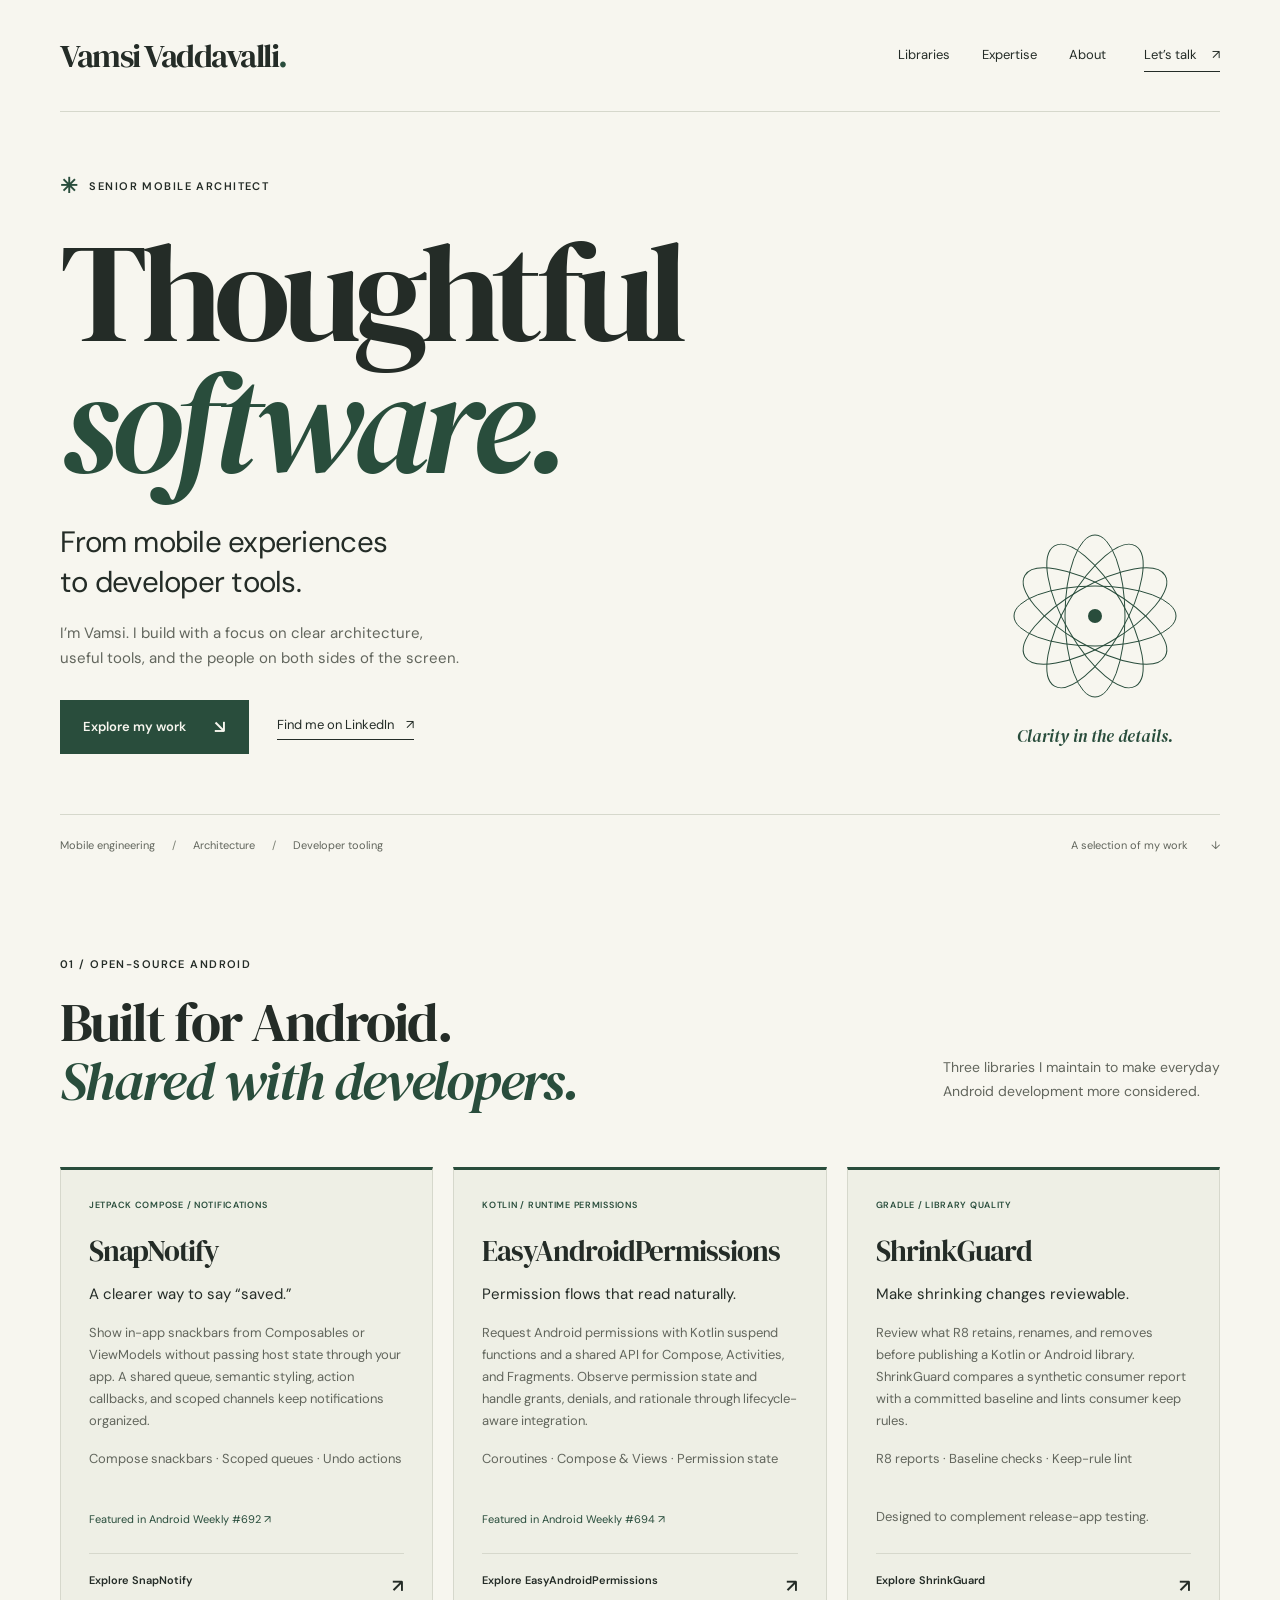
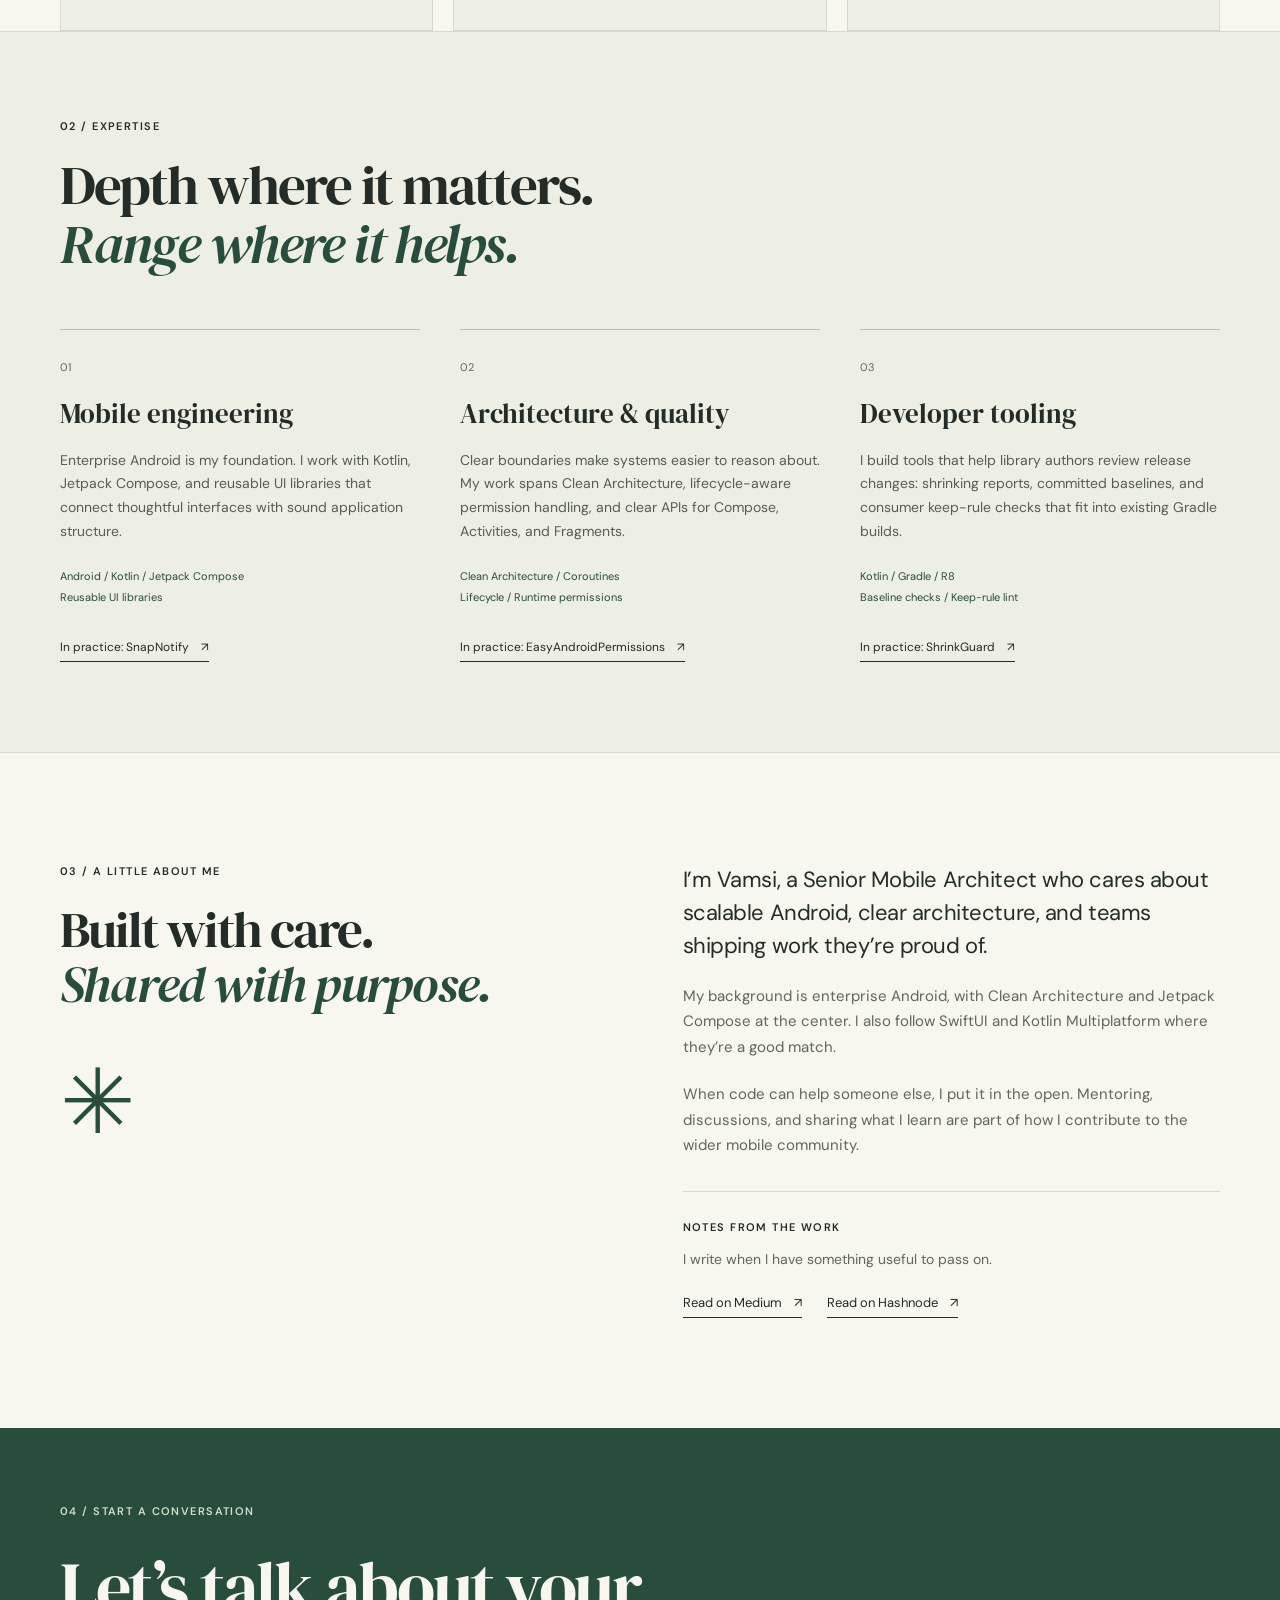
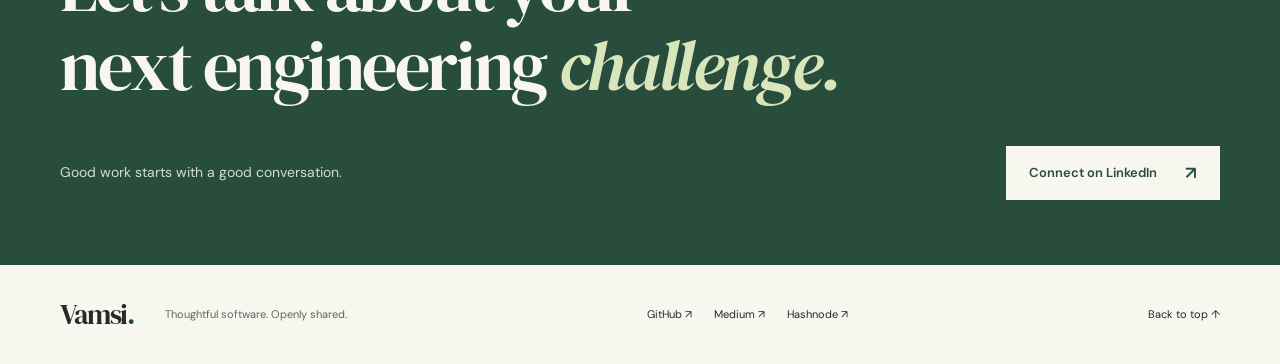
<file: index.html>
<!doctype html>
<html lang="en">
  <head>
    <meta charset="utf-8" />
    <meta name="viewport" content="width=device-width, initial-scale=1" />
    <meta name="theme-color" content="#f7f6ef" />
    <title>Vamsi — Senior Mobile Architect</title>
    <meta
      name="description"
      content="Vamsi is a Senior Mobile Architect building thoughtful mobile experiences, clear software architecture, and tools that help developers do their best work."
    />
    <link rel="canonical" href="https://ivamsi.github.io/" />
    <link rel="icon" href="/assets/favicon.svg" type="image/svg+xml" />
    <link
      rel="preload"
      href="/assets/fonts/dm-serif-display.woff2"
      as="font"
      type="font/woff2"
      crossorigin
    />
    <link
      rel="preload"
      href="/assets/fonts/dm-serif-display-italic.woff2"
      as="font"
      type="font/woff2"
      crossorigin
    />
    <link
      rel="preload"
      href="/assets/fonts/dm-sans-regular.woff2"
      as="font"
      type="font/woff2"
      crossorigin
    />
    <link rel="stylesheet" href="/styles.css" />
    <meta property="og:type" content="website" />
    <meta property="og:title" content="Vamsi — Thoughtful software." />
    <meta
      property="og:description"
      content="From mobile experiences to developer tools. Selected work by Vamsi, Senior Mobile Architect."
    />
    <meta property="og:url" content="https://ivamsi.github.io/" />
    <meta
      property="og:image"
      content="https://ivamsi.github.io/assets/social-preview.png"
    />
    <meta property="og:image:width" content="1200" />
    <meta property="og:image:height" content="630" />
    <meta
      property="og:image:alt"
      content="Vamsi. Thoughtful software. From mobile experiences to developer tools."
    />
    <meta name="twitter:card" content="summary_large_image" />
    <meta name="twitter:title" content="Vamsi — Thoughtful software." />
    <meta
      name="twitter:description"
      content="Mobile engineering, software architecture, and developer tooling."
    />
    <meta
      name="twitter:image"
      content="https://ivamsi.github.io/assets/social-preview.png"
    />
    <meta
      name="twitter:image:alt"
      content="Vamsi. Thoughtful software. From mobile experiences to developer tools."
    />
    <script type="application/ld+json">
      {
        "@context": "https://schema.org",
        "@type": "Person",
        "name": "Vamsi",
        "jobTitle": "Senior Mobile Architect",
        "url": "https://ivamsi.github.io/",
        "sameAs": [
          "https://github.com/iVamsi",
          "https://linkedin.com/in/ivamsi/",
          "https://medium.com/@Mobilecraft",
          "https://mobilecraft.hashnode.dev"
        ]
      }
    </script>
  </head>
  <body>
    <a class="skip-link" href="#main">Skip to content</a>
    <header class="site-header wrap">
      <a class="wordmark" href="/" aria-label="Vamsi Vaddavalli, home"
        >Vamsi Vaddavalli<span aria-hidden="true">.</span></a
      >
      <nav aria-label="Main navigation">
        <a href="#libraries">Libraries</a><a href="#expertise">Expertise</a><a href="#about">About</a
        ><a class="nav-contact" href="#contact"
          >Let’s talk <span aria-hidden="true">↗</span></a
        >
      </nav>
    </header>
    <main tabindex="-1" id="main">
      <section class="hero wrap" aria-labelledby="intro-title">
        <p class="eyebrow">
          <span class="small-star" aria-hidden="true">✳</span> Senior Mobile
          Architect
        </p>
        <h1 id="intro-title">Thoughtful<br /><em>software.</em></h1>
        <div class="hero-bottom">
          <div>
            <p class="hero-statement">
              From mobile experiences<br />to developer tools.
            </p>
            <p class="hero-description">
              I’m Vamsi. I build with a focus on clear architecture,<br
                class="desktop-break"
              />
              useful tools, and the people on both sides of the screen.
            </p>
            <div class="hero-actions">
              <a class="button" href="#libraries"
                >Explore my work <span aria-hidden="true">↘</span></a
              ><a class="text-link" href="https://linkedin.com/in/ivamsi/"
                >Find me on LinkedIn <span aria-hidden="true">↗</span></a
              >
            </div>
          </div>
          <div class="hero-mark" aria-hidden="true">
            <svg viewBox="0 0 180 180">
              <g fill="none" stroke="currentColor" stroke-width="1">
                <ellipse cx="90" cy="90" rx="81" ry="30" />
                <ellipse
                  cx="90"
                  cy="90"
                  rx="81"
                  ry="30"
                  transform="rotate(30 90 90)"
                />
                <ellipse
                  cx="90"
                  cy="90"
                  rx="81"
                  ry="30"
                  transform="rotate(60 90 90)"
                />
                <ellipse
                  cx="90"
                  cy="90"
                  rx="81"
                  ry="30"
                  transform="rotate(90 90 90)"
                />
                <ellipse
                  cx="90"
                  cy="90"
                  rx="81"
                  ry="30"
                  transform="rotate(120 90 90)"
                />
                <ellipse
                  cx="90"
                  cy="90"
                  rx="81"
                  ry="30"
                  transform="rotate(150 90 90)"
                />
              </g>
              <circle cx="90" cy="90" r="7" fill="currentColor" /></svg
            ><span>Clarity in the details.</span>
          </div>
        </div>
        <div class="hero-foot">
          <span
            >Mobile engineering <b aria-hidden="true">/</b> Architecture
            <b aria-hidden="true">/</b> Developer tooling</span
          ><span class="scroll-note"
            >A selection of my work <span aria-hidden="true">↓</span></span
          >
        </div>
      </section>
      <span id="work" aria-hidden="true"></span>
      <section
        id="libraries"
        class="libraries wrap"
        aria-labelledby="libraries-title"
      >
        <div class="section-heading">
          <div>
            <p class="eyebrow">01 / Open-source Android</p>
            <h2 id="libraries-title">
              Built for Android.<br /><em>Shared with developers.</em>
            </h2>
          </div>
          <p>
            Three libraries I maintain to make everyday<br
              class="desktop-break"
            />
            Android development more considered.
          </p>
        </div>
        <div class="library-grid">
          <article class="library-card" aria-labelledby="snapnotify-title">
            <p class="eyebrow">Jetpack Compose / Notifications</p>
            <h3 id="snapnotify-title">SnapNotify</h3>
            <p class="library-deck">A clearer way to say “saved.”</p>
            <p>
              Show in-app snackbars from Composables or ViewModels without
              passing host state through your app. A shared queue, semantic
              styling, action callbacks, and scoped channels keep notifications
              organized.
            </p>
            <p class="library-detail">
              Compose snackbars · Scoped queues · Undo actions
            </p>
            <a
              class="library-recognition"
              href="https://androidweekly.net/issues/issue-692"
              >Featured in Android Weekly #692
              <span aria-hidden="true">↗</span></a
            >
            <a class="project-link" href="https://github.com/iVamsi/SnapNotify"
              >Explore SnapNotify <span aria-hidden="true">↗</span></a
            >
          </article>
          <article class="library-card" aria-labelledby="permissions-title">
            <p class="eyebrow">Kotlin / Runtime permissions</p>
            <h3 id="permissions-title">EasyAndroid<wbr />Permissions</h3>
            <p class="library-deck">Permission flows that read naturally.</p>
            <p>
              Request Android permissions with Kotlin suspend functions and a
              shared API for Compose, Activities, and Fragments. Observe
              permission state and handle grants, denials, and rationale through
              lifecycle-aware integration.
            </p>
            <p class="library-detail">
              Coroutines · Compose &amp; Views · Permission state
            </p>
            <a
              class="library-recognition"
              href="https://androidweekly.net/issues/issue-694"
              >Featured in Android Weekly #694
              <span aria-hidden="true">↗</span></a
            >
            <a
              class="project-link"
              href="https://github.com/iVamsi/EasyAndroidPermissions"
              >Explore EasyAndroidPermissions
              <span aria-hidden="true">↗</span></a
            >
          </article>
          <article class="library-card" aria-labelledby="shrinkguard-title">
            <p class="eyebrow">Gradle / Library quality</p>
            <h3 id="shrinkguard-title">ShrinkGuard</h3>
            <p class="library-deck">Make shrinking changes reviewable.</p>
            <p>
              Review what R8 retains, renames, and removes before publishing a
              Kotlin or Android library. ShrinkGuard compares a synthetic
              consumer report with a committed baseline and lints consumer keep
              rules.
            </p>
            <p class="library-detail">
              R8 reports · Baseline checks · Keep-rule lint
            </p>
            <p class="library-note">
              Designed to complement release-app testing.
            </p>
            <a class="project-link" href="https://github.com/iVamsi/ShrinkGuard"
              >Explore ShrinkGuard <span aria-hidden="true">↗</span></a
            >
          </article>
        </div>
      </section>
      <section
        id="expertise"
        class="expertise"
        aria-labelledby="expertise-title"
      >
        <div class="wrap">
          <div class="section-heading">
            <div>
              <p class="eyebrow">02 / Expertise</p>
              <h2 id="expertise-title">
                Depth where it matters.<br /><em>Range where it helps.</em>
              </h2>
            </div>
          </div>
          <div class="expertise-grid">
            <article>
              <span class="expertise-number" aria-hidden="true">01</span>
              <h3>Mobile engineering</h3>
              <p>
                Enterprise Android is my foundation. I work with Kotlin, Jetpack
                Compose, and reusable UI libraries that connect thoughtful
                interfaces with sound application structure.
              </p>
              <p class="skills">
                Android / Kotlin / Jetpack Compose<br />Reusable UI libraries
              </p>
              <a href="#snapnotify-title" class="text-link"
                >In practice: SnapNotify <span aria-hidden="true">↗</span></a
              >
            </article>
            <article>
              <span class="expertise-number" aria-hidden="true">02</span>
              <h3>Architecture &amp; quality</h3>
              <p>
                Clear boundaries make systems easier to reason about. My work
                spans Clean Architecture, lifecycle-aware permission handling,
                and clear APIs for Compose, Activities, and Fragments.
              </p>
              <p class="skills">
                Clean Architecture / Coroutines<br />Lifecycle / Runtime permissions
              </p>
              <a href="#permissions-title" class="text-link"
                >In practice: EasyAndroidPermissions <span aria-hidden="true">↗</span></a
              >
            </article>
            <article>
              <span class="expertise-number" aria-hidden="true">03</span>
              <h3>Developer tooling</h3>
              <p>
                I build tools that help library authors review release changes:
                shrinking reports, committed baselines, and consumer keep-rule
                checks that fit into existing Gradle builds.
              </p>
              <p class="skills">
                Kotlin / Gradle / R8<br />Baseline checks / Keep-rule lint
              </p>
              <a href="#shrinkguard-title" class="text-link"
                >In practice: ShrinkGuard <span aria-hidden="true">↗</span></a
              >
            </article>
          </div>
        </div>
      </section>
      <section id="about" class="about wrap" aria-labelledby="about-title">
        <div>
          <p class="eyebrow">03 / A little about me</p>
          <h2 id="about-title">
            Built with care.<br /><em>Shared with purpose.</em>
          </h2>
          <span class="about-star" aria-hidden="true">✳</span>
        </div>
        <div class="about-copy">
          <p class="large-copy">
            I’m Vamsi, a Senior Mobile Architect who cares about scalable
            Android, clear architecture, and teams shipping work they’re proud
            of.
          </p>
          <p>
            My background is enterprise Android, with Clean Architecture and
            Jetpack Compose at the center. I also follow SwiftUI and Kotlin
            Multiplatform where they’re a good match.
          </p>
          <p>
            When code can help someone else, I put it in the open. Mentoring,
            discussions, and sharing what I learn are part of how I contribute
            to the wider mobile community.
          </p>
          <div class="writing">
            <p class="eyebrow">Notes from the work</p>
            <p>I write when I have something useful to pass on.</p>
            <div class="writing-links">
              <a class="text-link" href="https://medium.com/@Mobilecraft"
                >Read on Medium <span aria-hidden="true">↗</span></a
              ><a class="text-link" href="https://mobilecraft.hashnode.dev"
                >Read on Hashnode <span aria-hidden="true">↗</span></a
              >
            </div>
          </div>
        </div>
      </section>
      <section id="contact" class="contact" aria-labelledby="contact-title">
        <div class="wrap">
          <p class="eyebrow">04 / Start a conversation</p>
          <h2 id="contact-title">
            Let’s talk about your<br />next engineering <em>challenge.</em>
          </h2>
          <div class="contact-bottom">
            <p>Good work starts with a good conversation.</p>
            <a
              class="button button-light"
              href="https://linkedin.com/in/ivamsi/"
              >Connect on LinkedIn <span aria-hidden="true">↗</span></a
            >
          </div>
        </div>
      </section>
    </main>
    <footer class="site-footer wrap">
      <a class="wordmark" href="/" aria-label="Vamsi, home"
        >Vamsi<span aria-hidden="true">.</span></a
      >
      <p>Thoughtful software. Openly shared.</p>
      <nav aria-label="Social links">
        <a href="https://github.com/iVamsi"
          >GitHub <span aria-hidden="true">↗</span></a
        ><a href="https://medium.com/@Mobilecraft"
          >Medium <span aria-hidden="true">↗</span></a
        ><a href="https://mobilecraft.hashnode.dev"
          >Hashnode <span aria-hidden="true">↗</span></a
        >
      </nav>
      <a class="back-top" href="#main">Back to top ↑</a>
    </footer>
  </body>
</html>
</file>
<file: styles.css>
@font-face {
  font-family: DM Sans;
  src: url("/assets/fonts/dm-sans-regular.woff2") format("woff2");
  font-style: normal;
  font-weight: 400;
  font-display: swap;
}
@font-face {
  font-family: DM Sans;
  src: url("/assets/fonts/dm-sans-semibold.woff2") format("woff2");
  font-style: normal;
  font-weight: 600 700;
  font-display: swap;
}
@font-face {
  font-family: DM Serif;
  src: url("/assets/fonts/dm-serif-display.woff2") format("woff2");
  font-style: normal;
  font-weight: 400;
  font-display: swap;
}
@font-face {
  font-family: DM Serif;
  src: url("/assets/fonts/dm-serif-display-italic.woff2") format("woff2");
  font-style: italic;
  font-weight: 400;
  font-display: swap;
}
:root {
  --paper: #f7f6ef;
  --ink: #242c27;
  --muted: #62665d;
  --green: #294d3c;
  --line: #d6d8cc;
  --serif: "DM Serif", Georgia, serif;
  --sans: "DM Sans", Arial, sans-serif;
  --width: 1160px;
  --gutter: 40px;
}
* {
  box-sizing: border-box;
}
html {
  scroll-padding-top: 32px;
}
body {
  margin: 0;
  background: var(--paper);
  color: var(--ink);
  font-family: var(--sans);
  font-size: 16px;
  line-height: 1.7;
  -webkit-font-smoothing: antialiased;
}
::selection {
  background: #d7e4b8;
  color: var(--ink);
}
a {
  color: inherit;
  text-decoration-thickness: 1px;
  text-underline-offset: 5px;
  transition:
    color 0.18s,
    background-color 0.18s;
}
a:hover {
  color: var(--green);
}
a:focus-visible {
  outline: 3px solid #9e5c20;
  outline-offset: 6px;
  border-radius: 2px;
}
h1,
h2,
h3,
p,
figure {
  margin: 0;
}
h1,
h2,
h3 {
  line-height: 1.07;
  font-weight: 400;
}
h1,
h2 {
  font-family: var(--serif);
  letter-spacing: -0.035em;
}
em {
  font-weight: 400;
  color: var(--green);
}
img,
svg {
  max-width: 100%;
}
img {
  display: block;
  height: auto;
}
.wrap {
  width: calc(100% - var(--gutter) * 2);
  max-width: var(--width);
  margin-inline: auto;
}
.eyebrow {
  text-transform: uppercase;
  letter-spacing: 0.13em;
  font-size: 11px;
  font-weight: 600;
  line-height: 1.6;
}
.skip-link {
  position: absolute;
  left: 16px;
  top: -100px;
  z-index: 2;
  background: var(--green);
  color: white;
  padding: 12px 20px;
}
.skip-link:focus {
  top: 10px;
  color: white;
}
.site-header {
  display: flex;
  align-items: center;
  justify-content: space-between;
  min-height: 112px;
  border-bottom: 1px solid var(--line);
  gap: 24px;
}
.wordmark {
  font-family: var(--serif);
  font-size: 33px;
  letter-spacing: -1.5px;
  text-decoration: none;
  line-height: 1.2;
}
.wordmark span {
  color: var(--green);
}
nav {
  display: flex;
  gap: 32px;
  align-items: center;
}
nav a {
  text-decoration: none;
  font-size: 13px;
}
nav a:hover {
  text-decoration: underline;
}
.nav-contact {
  margin-left: 6px;
  border-bottom: 1px solid var(--ink);
  padding-block: 5px;
}
.nav-contact span {
  margin-left: 12px;
}
.hero {
  padding-top: 64px;
}
.hero > .eyebrow {
  display: flex;
  align-items: center;
  gap: 10px;
}
.small-star {
  font-size: 21px;
  color: var(--green);
  line-height: 1;
}
h1 {
  font-size: clamp(90px, 10.9vw, 154px);
  line-height: 0.94;
  letter-spacing: -0.052em;
  margin: 30px 0 34px;
}
h1 em {
  font-family: var(--serif);
}
.hero-bottom {
  display: flex;
  justify-content: space-between;
  align-items: center;
  gap: 40px;
}
.hero-statement {
  font-size: clamp(22px, 2.3vw, 30px);
  line-height: 1.35;
  letter-spacing: -0.025em;
}
.hero-description {
  color: var(--muted);
  margin-top: 18px;
  font-size: 15px;
}
.hero-actions {
  display: flex;
  align-items: center;
  gap: 28px;
  margin-top: 28px;
  flex-wrap: wrap;
}
.button {
  display: inline-flex;
  gap: 28px;
  align-items: center;
  justify-content: space-between;
  background: var(--green);
  color: var(--paper);
  text-decoration: none;
  padding: 15px 22px;
  font-size: 13px;
  font-weight: 600;
  border: 1px solid var(--green);
}
.button:hover {
  background: #1a3628;
  color: white;
}
.button span {
  font-size: 18px;
  line-height: 1;
}
.text-link {
  display: inline-flex;
  align-items: center;
  gap: 12px;
  font-size: 13px;
  text-decoration: none;
  border-bottom: 1px solid currentColor;
  padding-bottom: 3px;
}
.hero-mark {
  width: 180px;
  flex-shrink: 0;
  margin: 0 35px 0 0;
  color: var(--green);
  text-align: center;
}
.hero-mark svg {
  display: block;
}
.hero-mark span {
  display: block;
  margin-top: 16px;
  font-family: var(--serif);
  font-style: italic;
  font-size: 17px;
}
.hero-foot {
  margin-top: 60px;
  border-top: 1px solid var(--line);
  padding: 21px 0;
  display: flex;
  justify-content: space-between;
  gap: 20px;
  font-size: 11px;
  color: var(--muted);
}
.hero-foot b {
  font-weight: 400;
  padding-inline: 14px;
  color: #7c8174;
}
.scroll-note span {
  padding-left: 20px;
}
.work {
  padding-top: 91px;
}
.section-heading {
  display: flex;
  justify-content: space-between;
  align-items: end;
  gap: 32px;
  margin-bottom: 56px;
}
.section-heading h2,
h2 {
  font-size: clamp(38px, 4.3vw, 57px);
}
.section-heading .eyebrow,
h2 + .eyebrow {
  margin-bottom: 20px;
}
.section-heading > p {
  font-size: 14px;
  color: var(--muted);
  padding-bottom: 7px;
}
.project {
  display: grid;
  grid-template-columns: 1.08fr 1fr;
  gap: 65px;
  align-items: center;
  padding: 0 0 72px;
  margin-bottom: 72px;
  border-bottom: 1px solid var(--line);
}
.project-visual {
  align-self: stretch;
  min-height: 480px;
  display: flex;
  flex-direction: column;
  justify-content: space-between;
  border: 1px solid #d7dacd;
  border-radius: 3px;
  overflow: hidden;
}
.movie-visual {
  background: #e9ecdf;
}
.figure-label {
  display: flex;
  justify-content: space-between;
  gap: 10px;
  font-size: 10px;
  text-transform: uppercase;
  letter-spacing: 0.09em;
  padding: 25px 27px;
  color: #495448;
}
.project-visual img {
  width: 100%;
  margin-block: auto;
}
.project-visual figcaption {
  font-size: 10px;
  letter-spacing: 0.04em;
  padding: 22px 27px;
  color: #495448;
}
.project-copy > .eyebrow {
  font-size: 10px;
  letter-spacing: 0.1em;
  color: var(--muted);
  margin-bottom: 16px;
}
.project-copy h3 {
  font-family: var(--serif);
  font-size: 39px;
  letter-spacing: -0.035em;
  overflow-wrap: anywhere;
}
.project-suffix {
  font-family: var(--sans);
  font-size: 10px;
  letter-spacing: 0.05em;
  vertical-align: middle;
  margin-left: 11px;
  border: 1px solid #9da797;
  padding: 4px 6px;
}
.project-deck {
  font-size: 21px;
  line-height: 1.4;
  margin-top: 17px;
  margin-bottom: 20px;
  letter-spacing: -0.025em;
}
.project-copy > p:not(.eyebrow):not(.project-deck) {
  font-size: 14px;
  color: var(--muted);
  margin-top: 13px;
}
.project-link {
  display: flex;
  justify-content: space-between;
  border-top: 1px solid var(--line);
  padding-top: 17px;
  margin-top: 25px;
  text-decoration: none;
  font-size: 12px;
  font-weight: 600;
}
.project-link:hover {
  text-decoration: underline;
}
.project-link span {
  font-size: 18px;
}
.project-reversed {
  grid-template-columns: 1fr 1.08fr;
}
.project-reversed .project-visual {
  grid-column: 2;
  grid-row: 1;
}
.project-reversed .project-copy {
  grid-column: 1;
  grid-row: 1;
}
.droid-visual {
  background: #233d31;
  border-color: #233d31;
}
.droid-visual .figure-label,
.droid-visual figcaption {
  color: #d5e0d1;
}
.context-visual {
  background: #eeebe3;
}
.work-footer {
  display: flex;
  justify-content: space-between;
  align-items: center;
  gap: 25px;
  margin-top: -38px;
  margin-bottom: 94px;
}
.work-footer p {
  font-size: 13px;
  color: var(--muted);
}
.expertise {
  background: #edeee4;
  padding: 86px 0 90px;
  border-block: 1px solid var(--line);
}
.expertise-grid {
  display: grid;
  grid-template-columns: repeat(3, 1fr);
  gap: 40px;
}
.expertise-grid article {
  border-top: 1px solid #b6bdad;
  padding-top: 22px;
}
.expertise-number {
  font-size: 11px;
  color: var(--muted);
}
.expertise-grid h3 {
  font-family: var(--serif);
  font-size: 27px;
  margin: 20px 0;
}
.expertise-grid p {
  font-size: 14px;
  color: #555f51;
}
.expertise-grid .skills {
  font-size: 11px;
  line-height: 1.9;
  margin: 22px 0 25px;
  color: var(--green);
}
.expertise-grid .text-link {
  font-size: 12px;
}
.about {
  padding-block: 110px;
  display: grid;
  grid-template-columns: 1fr 1fr;
  gap: 85px;
}
.about h2 {
  font-size: clamp(38px, 4vw, 52px);
  margin-top: 22px;
}
.about-star {
  display: block;
  color: var(--green);
  font-size: 90px;
  margin-top: 28px;
  line-height: 1.4;
}
.about-copy > p {
  font-size: 15px;
  color: var(--muted);
  margin-bottom: 22px;
}
.about-copy > .large-copy {
  font-size: 22px;
  line-height: 1.5;
  letter-spacing: -0.02em;
  color: var(--ink);
}
.writing {
  padding-top: 27px;
  margin-top: 32px;
  border-top: 1px solid var(--line);
}
.writing > p:not(.eyebrow) {
  font-size: 14px;
  color: var(--muted);
  margin-top: 12px;
}
.writing-links {
  display: flex;
  gap: 25px;
  flex-wrap: wrap;
  margin-top: 20px;
}
.contact {
  background: var(--green);
  color: var(--paper);
  padding: 75px 0 65px;
}
.contact .eyebrow {
  color: #d1deca;
  margin-bottom: 27px;
}
.contact h2 {
  font-size: clamp(40px, 5.5vw, 72px);
  max-width: 1000px;
  line-height: 1.12;
}
.contact h2 em {
  color: #d9e6bc;
}
.contact-bottom {
  display: flex;
  justify-content: space-between;
  align-items: center;
  gap: 24px;
  margin-top: 40px;
}
.contact-bottom p {
  font-size: 14px;
  color: #d1deca;
}
.button-light {
  background: var(--paper);
  color: var(--green);
  border-color: var(--paper);
}
.button-light:hover {
  background: #e0e8ce;
  color: var(--green);
}
.contact a:focus-visible {
  outline-color: #e6c488;
}
.site-footer {
  padding: 33px 0;
  display: flex;
  align-items: center;
  gap: 32px;
  flex-wrap: wrap;
}
.site-footer .wordmark {
  font-size: 28px;
}
.site-footer p {
  color: var(--muted);
  font-size: 11px;
  margin-right: auto;
}
.site-footer nav {
  gap: 22px;
}
.site-footer nav a,
.back-top {
  font-size: 11px;
}
.back-top {
  margin-left: auto;
  text-decoration: none;
}
.error-page {
  min-height: 75vh;
  padding-block: 80px;
}
.error-page h1 {
  font-size: clamp(60px, 10vw, 120px);
}
.error-page p {
  max-width: 540px;
  margin-bottom: 24px;
}
@media (prefers-reduced-motion: no-preference) {
  html {
    scroll-behavior: smooth;
  }
}
@media (min-width: 1500px) {
  .hero {
    padding-top: 78px;
  }
}
@media (max-width: 1000px) {
  .project {
    gap: 32px;
  }
  .project-visual {
    min-height: 430px;
  }
  .project-copy h3 {
    font-size: 33px;
  }
  .project-deck {
    font-size: 19px;
  }
  .expertise-grid {
    gap: 25px;
  }
  .about {
    gap: 40px;
  }
  .hero-mark {
    margin-right: 0;
  }
  .site-footer {
    gap: 20px;
  }
}
@media (max-width: 760px) {
  :root {
    --gutter: 24px;
  }
  .site-header {
    min-height: 96px;
    gap: 16px;
  }
  .wordmark {
    font-size: 29px;
  }
  nav {
    gap: 18px;
  }
  nav a {
    font-size: 12px;
  }
  .nav-contact {
    margin-left: 0;
  }
  .nav-contact span {
    margin-left: 3px;
  }
  .hero {
    padding-top: 48px;
  }
  h1 {
    font-size: clamp(75px, 15vw, 112px);
  }
  .hero-mark {
    width: 125px;
  }
  .hero-mark span {
    font-size: 14px;
  }
  .hero-description {
    font-size: 14px;
  }
  .desktop-break {
    display: none;
  }
  .hero-foot {
    margin-top: 42px;
  }
  .scroll-note {
    display: none;
  }
  .hero-foot b {
    padding-inline: 9px;
  }
  .work {
    padding-top: 60px;
  }
  .section-heading {
    display: block;
    margin-bottom: 35px;
  }
  .section-heading > p {
    margin-top: 24px;
  }
  .project,
  .project-reversed {
    grid-template-columns: 1fr;
    gap: 29px;
    margin-bottom: 46px;
    padding-bottom: 46px;
  }
  .project-reversed .project-visual,
  .project-reversed .project-copy {
    grid-column: auto;
    grid-row: auto;
  }
  .project-visual {
    min-height: 0;
  }
  .project-visual img {
    max-height: 420px;
    object-fit: contain;
  }
  .project-copy h3 {
    font-size: 37px;
  }
  .project-deck br {
    display: none;
  }
  .project-copy > p:not(.eyebrow):not(.project-deck) {
    font-size: 15px;
  }
  .work-footer {
    margin-top: -15px;
    margin-bottom: 60px;
    align-items: start;
  }
  .expertise {
    padding-block: 60px;
  }
  .expertise-grid {
    grid-template-columns: 1fr;
    gap: 34px;
  }
  .expertise-grid h3 {
    margin-top: 10px;
  }
  .expertise-grid .skills {
    margin-block: 16px;
  }
  .about {
    grid-template-columns: 1fr;
    gap: 30px;
    padding-block: 65px;
  }
  .about-star {
    display: none;
  }
  .contact {
    padding-block: 55px;
  }
  .contact-bottom {
    align-items: start;
    flex-direction: column;
    margin-top: 25px;
  }
  .site-footer {
    padding-block: 28px;
  }
  .site-footer nav {
    margin-left: auto;
  }
  .site-footer p {
    width: calc(100% - 100px);
    margin-right: 0;
  }
  .back-top {
    margin-left: auto;
  }
}
@media (max-width: 480px) {
  :root {
    --gutter: 20px;
  }
  .site-header {
    flex-wrap: wrap;
    justify-content: space-between;
    padding: 20px 0;
    gap: 16px;
  }
  .site-header nav {
    width: 100%;
    justify-content: space-between;
    gap: 12px;
  }
  .site-header .wordmark {
    font-size: 31px;
  }
  .hero > .eyebrow {
    font-size: 10px;
  }
  .hero {
    padding-top: 34px;
  }
  h1 {
    font-size: clamp(60px, 18.5vw, 90px);
    margin-top: 25px;
    margin-bottom: 26px;
  }
  .hero-bottom {
    gap: 0;
  }
  .hero-mark {
    display: none;
  }
  .hero-statement {
    font-size: 23px;
  }
  .hero-description {
    margin-top: 15px;
  }
  .hero-actions {
    gap: 21px;
    margin-top: 25px;
  }
  .hero-foot {
    font-size: 10px;
    line-height: 1.8;
  }
  .hero-foot b {
    padding-inline: 5px;
  }
  .section-heading h2,
  h2 {
    font-size: 38px;
  }
  .figure-label {
    padding: 20px;
    font-size: 9px;
  }
  .project-visual figcaption {
    padding: 20px;
    font-size: 9px;
  }
  .work-footer {
    flex-direction: column;
    gap: 15px;
  }
  .project-copy h3 {
    font-size: 35px;
  }
  .about-copy > .large-copy {
    font-size: 21px;
  }
  .contact h2 {
    font-size: 42px;
  }
  .site-footer nav {
    margin-left: 0;
    gap: 20px;
  }
  .site-footer p {
    font-size: 10px;
  }
  .back-top {
    font-size: 10px;
  }
}
@media (prefers-reduced-motion: reduce) {
  a {
    transition: none;
  }
}

.libraries {
  padding-top: 80px;
}
.library-grid {
  display: grid;
  grid-template-columns: repeat(3, minmax(0, 1fr));
  gap: 20px;
}
.library-card {
  display: flex;
  flex-direction: column;
  padding: 28px;
  border: 1px solid var(--line);
  border-top: 3px solid var(--green);
  background: #eeefe5;
}
.library-card > .eyebrow {
  font-size: 9px;
  letter-spacing: 0.08em;
  color: var(--green);
}
.library-card h3 {
  font-family: var(--serif);
  font-size: 29px;
  letter-spacing: -0.035em;
  margin-top: 24px;
  overflow-wrap: anywhere;
}
.library-card .library-deck {
  color: var(--ink);
  font-size: 15px;
  margin-top: 16px;
  line-height: 1.5;
}
.library-card > p:not(.eyebrow):not(.library-deck) {
  font-size: 13px;
  color: var(--muted);
  margin-top: 16px;
}
.library-card .library-detail {
  padding-bottom: 20px;
}
.library-recognition,
.library-card > .library-note {
  font-size: 11px;
  margin-top: auto;
  line-height: 1.7;
}
.library-recognition {
  color: var(--green);
  text-decoration: none;
}
.library-recognition:hover {
  text-decoration: underline;
}
.library-card .project-link {
  gap: 12px;
  font-size: 11px;
}
@media (max-width: 1000px) {
  .library-card {
    padding: 22px;
  }
  .library-card h3 {
    font-size: 26px;
  }
}
@media (max-width: 760px) {
  .libraries {
    padding-top: 60px;
  }
  .library-grid {
    grid-template-columns: 1fr;
  }
  .library-card {
    padding: 26px;
  }
  .library-card h3 {
    font-size: 32px;
  }
  .library-card > p:not(.eyebrow):not(.library-deck) {
    font-size: 14px;
  }
}
@media (max-width: 480px) {
  .site-header nav {
    gap: 9px;
    flex-wrap: wrap;
  }
}
</file>
